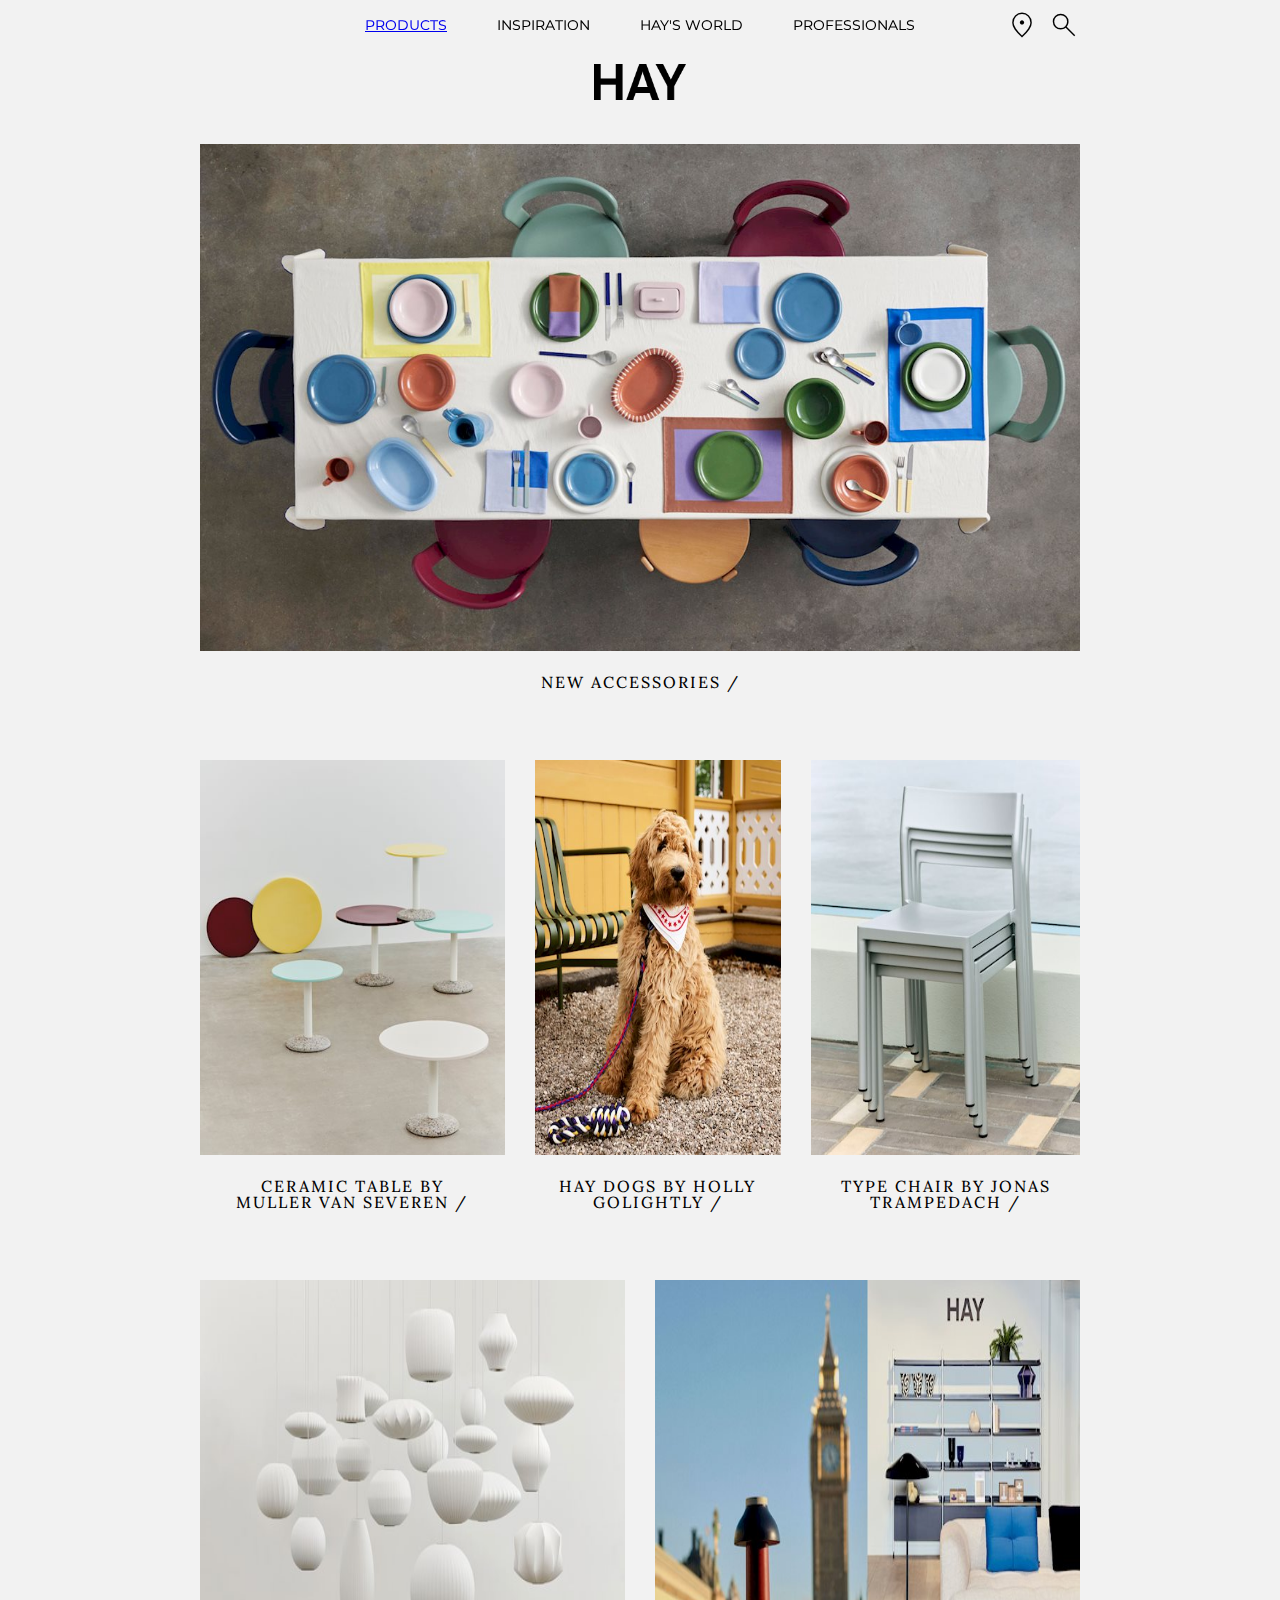
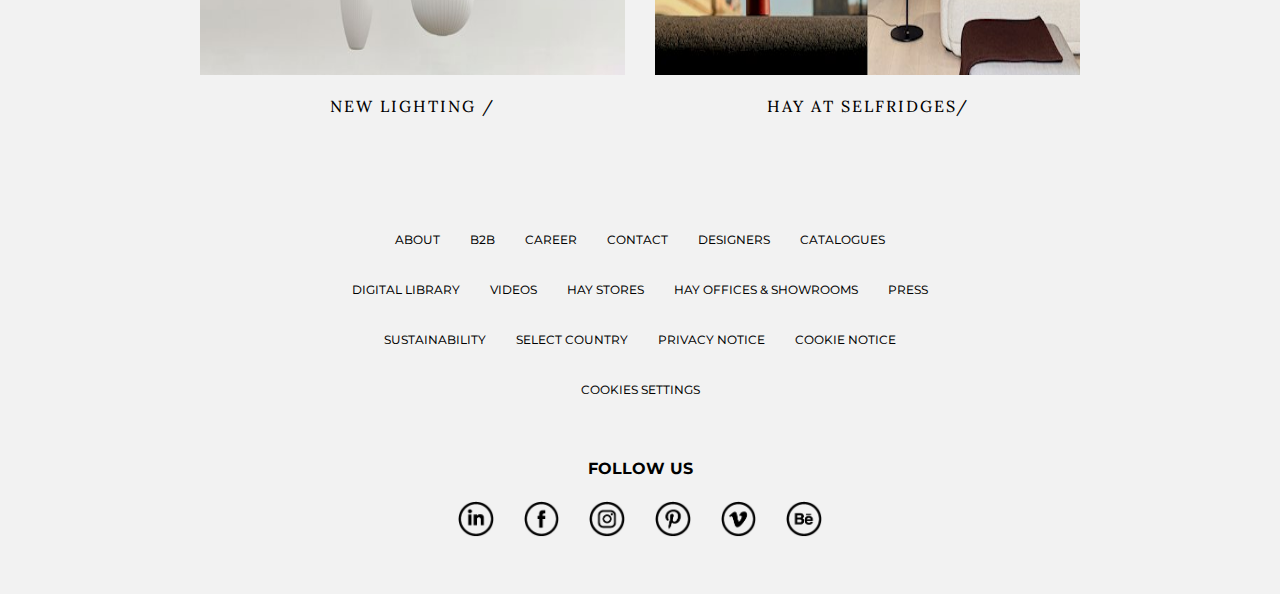
<file: index.html>
<!DOCTYPE html>

<html lang="es">

    <head>
        <meta charset="UTF-8">
        <meta name="viewport" content="width=device-width, initial-scale=1.0">

        <title>HAY.dk</title>

        <link rel="stylesheet" href="css/reset.css">
        <link rel="stylesheet" href="css/style.css">
        <link rel="stylesheet" href="css/index.css">

        <link rel="icon" type="image/x-icon" href="img/logo_hay.jpg">

        <!-- font-family: "Montserrat" -->
        <link rel="preconnect" href="https://fonts.googleapis.com">
        <link rel="preconnect" href="https://fonts.gstatic.com" crossorigin>
        <link href="https://fonts.googleapis.com/css2?family=Montserrat:ital,wght@0,100..900;1,100..900&display=swap" rel="stylesheet">

        <!-- font-family: "Lora" -->
        <link rel="preconnect" href="https://fonts.googleapis.com">
        <link rel="preconnect" href="https://fonts.gstatic.com" crossorigin>
        <link href="https://fonts.googleapis.com/css2?family=Lora:ital,wght@0,400..700;1,400..700&family=Montserrat:ital,wght@0,100..900;1,100..900&display=swap" rel="stylesheet">

        <!-- icons -->
        <link rel="stylesheet" href="https://fonts.googleapis.com/css2?family=Material+Symbols+Outlined:opsz,wght,FILL,GRAD@20..48,100..700,0..1,-50..200" />

    </head>

    <body>

        <!-- nav ordenador -->
        <nav class="nav">

            <!-- <img src="img/Logo.png"> -->
            <div class="navContainer">

                <ul>
                    <li><a class="navText" href="products.html">PRODUCTS</a></li>
                    <li><a class="navText">INSPIRATION</a></li>
                    <li><a class="navText">HAY'S WORLD</a></li>
                    <li><a class="navText">PROFESSIONALS</a></li>
                </ul>

                <div class="navIconContainer">
                    <span class="navIcon material-symbols-outlined" style="font-size: 32px;">        <!-- pinIcon -->
                        location_on
                    </span>
                    <span class="navIcon material-symbols-outlined" style="font-size: 32px;">        <!-- searchIcon -->
                        search
                    </span>
                </div>

            </div>

            <div class="logoContainer">
                <img src="img/logo_hay.png"/>
            </div>
            
        </nav>


        <!-- seccion inicial -->

        <div class="iniContainer">
            <a><img src="img/imgIni.jpg"/></a>
            <p class="pieFoto">NEW ACCESSORIES /</p>
        </div>


        <!-- seccion items -->

        <div class="itemsContainer">
            <div class="item">
                <a><img src="img/item1.jpg"/></a>
                <p class="pieFoto">CERAMIC TABLE BY MULLER VAN SEVEREN /</p>
            </div>
            <div class="item">
                <a><img src="img/item2.jpg"/></a>
                <p class="pieFoto">HAY DOGS BY HOLLY GOLIGHTLY /</p>
            </div>
            <div class="item">
                <a><img src="img/item3.jpg"/></a>
                <p class="pieFoto">TYPE CHAIR BY JONAS TRAMPEDACH /</p>
            </div>
        </div>


        <!-- seccion news -->

        <div class="newsContainer">
            <div class="news">
                <a><img src="img/news1.jpg"/></a>
                <p class="pieFoto">NEW LIGHTING /</p>
            </div>
            <div class="news">
                <a><img src="img/news2.jpg"/></a>
                <p class="pieFoto">HAY AT SELFRIDGES/</p>
            </div>
        </div>


        <!-- seccion paginas -->

        <div class="pagContainer">
            <ul class="lineaTipoA">
                <li><a class="pagText">ABOUT</a></li>
                <li><a class="pagText">B2B</a></li>
                <li><a class="pagText">CAREER</a></li>
                <li><a class="pagText">CONTACT</a></li>
                <li><a class="pagText">DESIGNERS</a></li>
                <li><a class="pagText">CATALOGUES</a></li>
            </ul>
            <ul>
                <li><a class="pagText">DIGITAL LIBRARY</a></li>
                <li><a class="pagText">VIDEOS</a></li>
                <li><a class="pagText">HAY STORES</a></li>
                <li><a class="pagText">HAY OFFICES & SHOWROOMS</a></li>
                <li><a class="pagText">PRESS</a></li>
            </ul>
            <ul>
                <li><a class="pagText">SUSTAINABILITY</a></li>
                <li><a class="pagText">SELECT COUNTRY</a></li>
                <li><a class="pagText">PRIVACY NOTICE</a></li>
                <li><a class="pagText">COOKIE NOTICE</a></li>
            </ul>
            <ul class="lineaTipoB">
                <li><a class="pagText">COOKIES SETTINGS</a></li>
            </ul>
            <ul class="followUs">
                <li><a class="pagText">FOLLOW US</a></li>
            </ul>
        </div>

        
        <!-- seccion redes -->

        <div class="mediaContainer">
            <img src="img/linkedin.png"/>
            <img src="img/facebook.png"/>
            <img src="img/instagram.png"/>
            <img src="img/pinterest.png"/>
            <img src="img/vimeo.png"/>
            <img src="img/behance.png"/>
        </div>

                    
    </body>

</html>
</file>
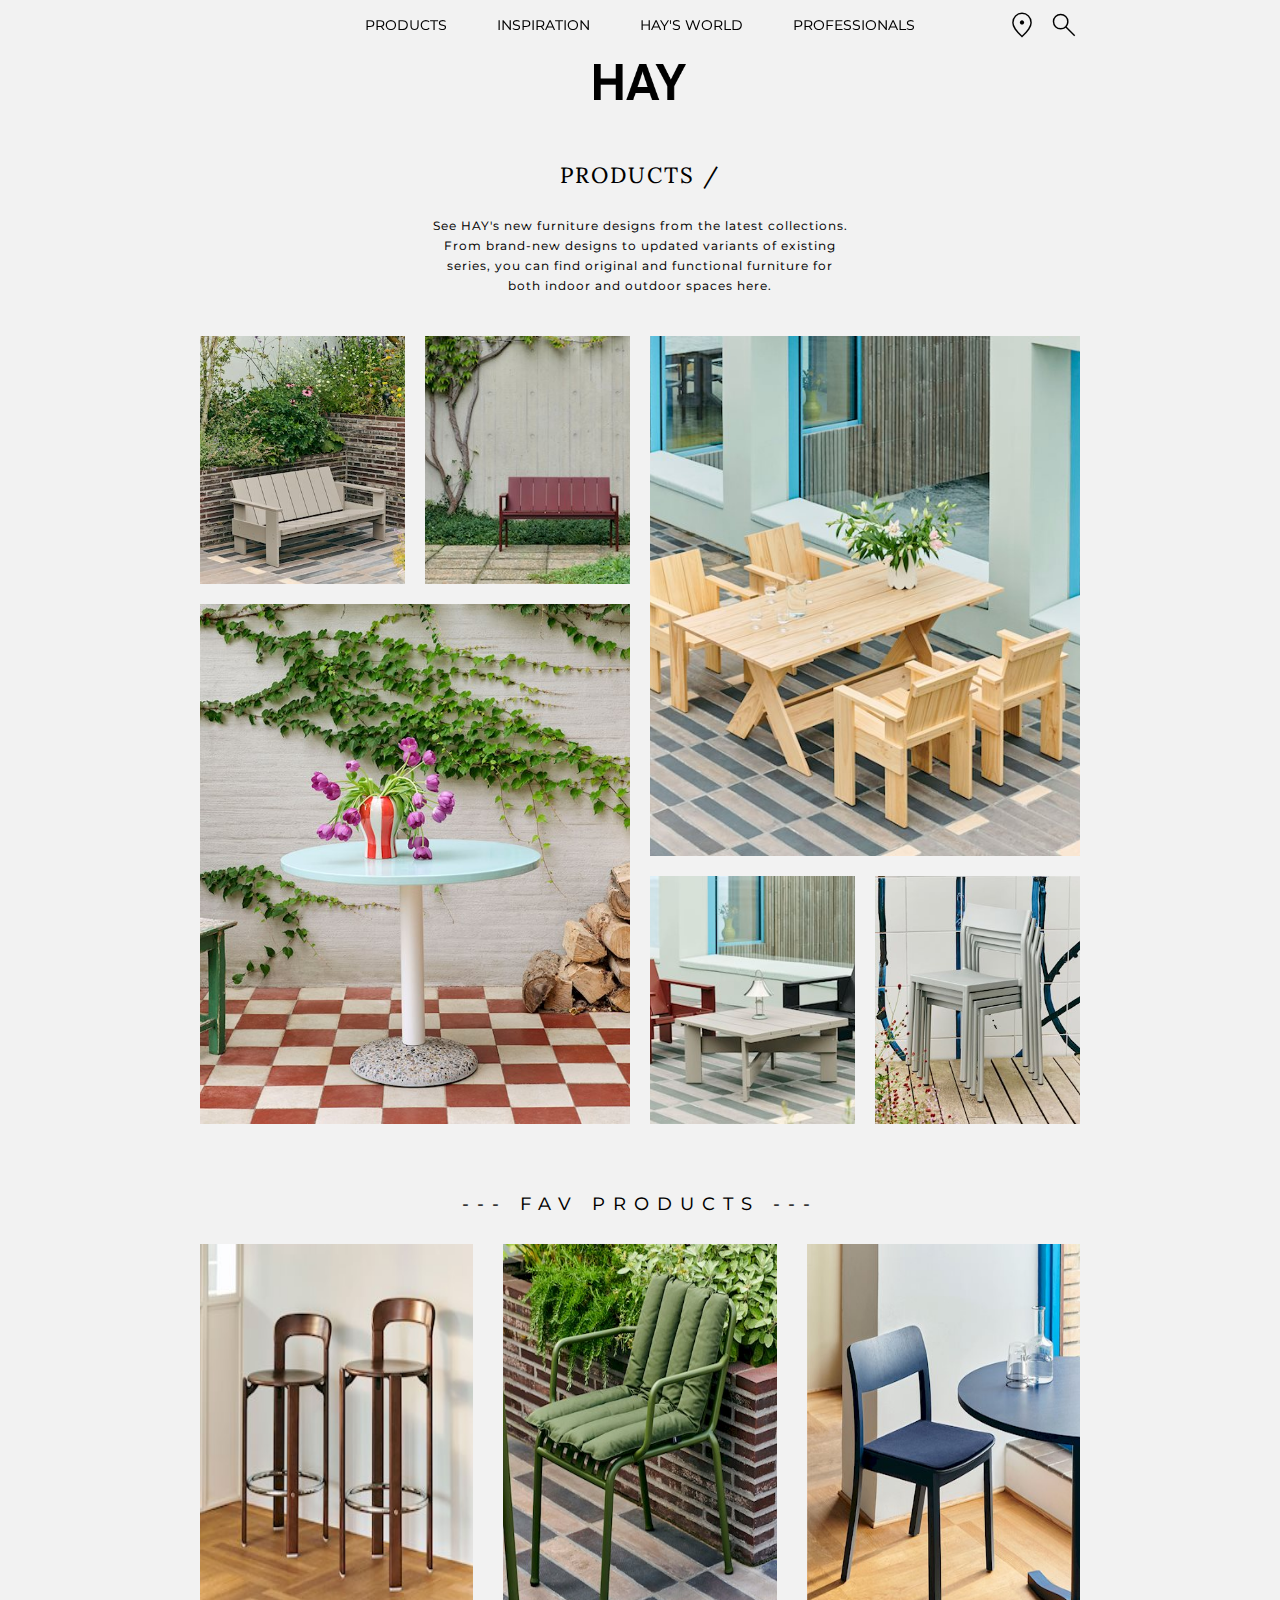
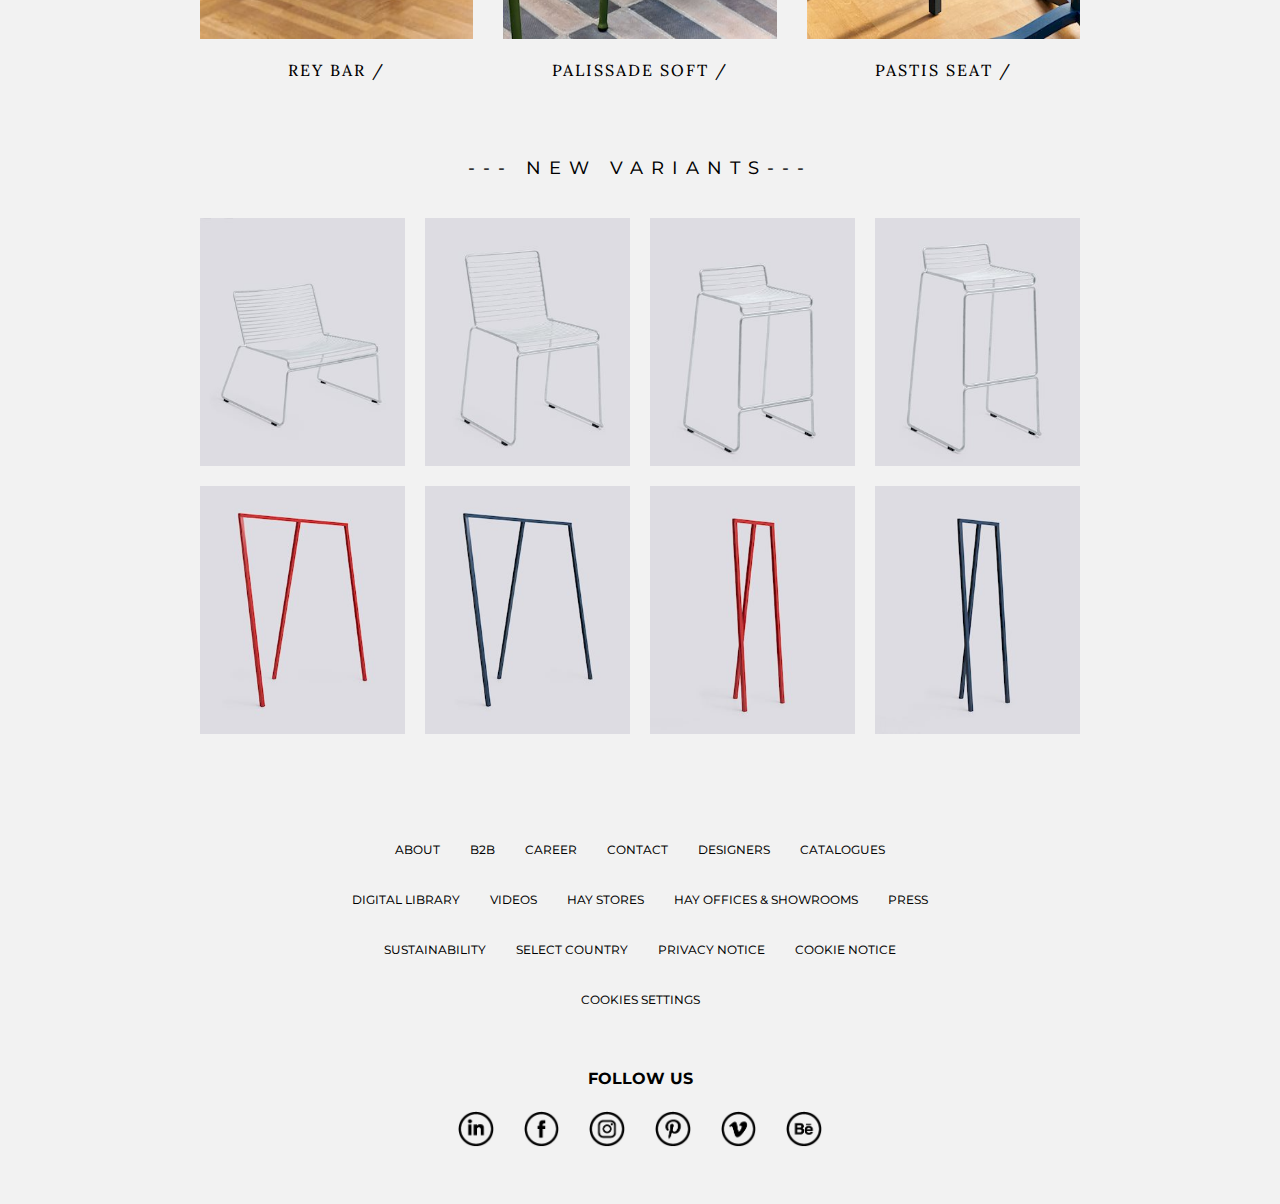
<file: products.html>
<!DOCTYPE html>

<html lang="es">

    <head>
        <meta charset="UTF-8">
        <meta name="viewport" content="width=device-width, initial-scale=1.0">

        <title>PRODUCTS</title>

        <link rel="stylesheet" href="css/reset.css">
        <link rel="stylesheet" href="css/style.css">
        <link rel="stylesheet" href="css/products.css">

        <link rel="icon" type="image/x-icon" href="img/logo_hay.jpg">

        <!-- font-family: "Montserrat" -->
        <link rel="preconnect" href="https://fonts.googleapis.com">
        <link rel="preconnect" href="https://fonts.gstatic.com" crossorigin>
        <link href="https://fonts.googleapis.com/css2?family=Montserrat:ital,wght@0,100..900;1,100..900&display=swap" rel="stylesheet">

        <!-- font-family: "Lora" -->
        <link rel="preconnect" href="https://fonts.googleapis.com">
        <link rel="preconnect" href="https://fonts.gstatic.com" crossorigin>
        <link href="https://fonts.googleapis.com/css2?family=Lora:ital,wght@0,400..700;1,400..700&family=Montserrat:ital,wght@0,100..900;1,100..900&display=swap" rel="stylesheet">

        <!-- icons -->
        <link rel="stylesheet" href="https://fonts.googleapis.com/css2?family=Material+Symbols+Outlined:opsz,wght,FILL,GRAD@20..48,100..700,0..1,-50..200" />

    </head>

    <body>

        <!-- nav ordenador -->
        <nav class="nav">

            <!-- <img src="img/Logo.png"> -->
            <div class="navContainer">

                <ul>
                    <li><a class="navText">PRODUCTS</a></li>
                    <li><a class="navText">INSPIRATION</a></li>
                    <li><a class="navText">HAY'S WORLD</a></li>
                    <li><a class="navText">PROFESSIONALS</a></li>
                </ul>

                <div class="navIconContainer">
                    <span class="navIcon material-symbols-outlined" style="font-size: 32px;">        <!-- pinIcon -->
                        location_on
                    </span>
                    <span class="navIcon material-symbols-outlined" style="font-size: 32px;">        <!-- searchIcon -->
                        search
                    </span>
                </div>

            </div>

            <div class="logoContainer">
                <img src="img/logo_hay.png"/>
            </div>
            
        </nav>


        <!-- texto new furniture -->

        <div class="newFurnitureText">
            <p class="titulo">PRODUCTS /</p>
            <P class="textoCorrido">See HAY's new furniture designs from the latest collections. From brand-new designs to updated variants of existing series, you can find original and functional furniture for both indoor and outdoor spaces here.</P>
        </div>


        <!-- galeria de productos -->

        <div class="productsGallery">
            <img class="img1 imgGallery" alt="producto1" src="img/img1.jpg">
            <img class="img2 imgGallery" alt="producto2" src="img/img2.jpg">
            <img class="img3 imgGallery" alt="producto3" src="img/img3.jpg">
            <img class="img4 imgGallery" alt="producto4" src="img/img4.jpg">
            <img class="img5 imgGallery" alt="producto5" src="img/img5.jpg">
            <img class="img6 imgGallery" alt="producto6" src="img/img6.jpg">
        </div>


        <!-- productos favoritos -->

        <p class="textoSeccion">--- FAV PRODUCTS ---</p>

        <div class="productsFav">
            <div class="favItem">
                <a><img src="img/fav1.jpg"/></a>
                <p class="pieFoto">REY BAR /</p>
            </div>
            <div class="favItem">
                <a><img src="img/fav2.jpg"/></a>
                <p class="pieFoto">PALISSADE SOFT /</p>
            </div>
            <div class="favItem">
                <a><img src="img/fav3.jpg"/></a>
                <p class="pieFoto">PASTIS SEAT /</p>
            </div>
        </div>


        <!-- nuevas variantes -->

        <p class="textoSeccion">--- NEW VARIANTS---</p>

        <div class="productsGallery">
            <img class="paddingLeft0 imgGallery" alt="variante1" src="img/var1.jpg">
            <img class="imgGallery" alt="variante2" src="img/var2.jpg">
            <img class="imgGallery" alt="variante3" src="img/var3.jpg">
            <img class="paddingRight0 imgGallery" alt="variante4" src="img/var4.jpg">
            <img class="paddingLeft0 imgGallery" alt="variante5" src="img/var5.jpg">
            <img class="imgGallery" alt="variante6" src="img/var6.jpg">
            <img class="imgGallery" alt="variante7" src="img/var7.jpg">
            <img class="paddingRight0 imgGallery" alt="variante8" src="img/var8.jpg">
        </div>


        <!-- seccion paginas -->

        <div class="pagContainer">
            <ul class="lineaTipoA">
                <li><a class="pagText">ABOUT</a></li>
                <li><a class="pagText">B2B</a></li>
                <li><a class="pagText">CAREER</a></li>
                <li><a class="pagText">CONTACT</a></li>
                <li><a class="pagText">DESIGNERS</a></li>
                <li><a class="pagText">CATALOGUES</a></li>
            </ul>
            <ul>
                <li><a class="pagText">DIGITAL LIBRARY</a></li>
                <li><a class="pagText">VIDEOS</a></li>
                <li><a class="pagText">HAY STORES</a></li>
                <li><a class="pagText">HAY OFFICES & SHOWROOMS</a></li>
                <li><a class="pagText">PRESS</a></li>
            </ul>
            <ul>
                <li><a class="pagText">SUSTAINABILITY</a></li>
                <li><a class="pagText">SELECT COUNTRY</a></li>
                <li><a class="pagText">PRIVACY NOTICE</a></li>
                <li><a class="pagText">COOKIE NOTICE</a></li>
            </ul>
            <ul class="lineaTipoB">
                <li><a class="pagText">COOKIES SETTINGS</a></li>
            </ul>
            <ul class="followUs">
                <li><a class="pagText">FOLLOW US</a></li>
            </ul>
        </div>

        
        <!-- seccion redes -->

        <div class="mediaContainer">
            <img src="img/linkedin.png"/>
            <img src="img/facebook.png"/>
            <img src="img/instagram.png"/>
            <img src="img/pinterest.png"/>
            <img src="img/vimeo.png"/>
            <img src="img/behance.png"/>
        </div>
                  
    </body>

</html>
</file>
<file: css/style.css>
/* CSS COMPARTIDO POR VARIAS PAGINAS */
/* ------------------------------------------------------------------------------------------------------------------------------------------ */


*{
    box-sizing: border-box;
}


:root{
    --gris0: #f2f2f2;
    --gris0transp: #f2f2f2e9;
}

.material-symbols-outlined {    /* presetIcons */
    font-variation-settings:
    'FILL' 0,
    'wght' 260,
    'GRAD' 0,
    'opsz' 40
}


/* estilos de texto */

.titulo{
    padding: 20px;
    font-family: "Lora", serif;
    letter-spacing: 2px;
    font-size: 22px;
    text-align: center;
}

.pieFoto{
    padding: 20px;
    font-family: "Lora", serif;
    letter-spacing: 2px;
    font-size: 16px;
    text-align: center;
}

.textoCorrido{
    padding: 10px;
    font-family: "Montserrat", serif;
    letter-spacing: 1px;
    font-size: 12px;
    text-align: center;
    line-height: 20px;
}

.textoSeccion{
    padding: 10px;
    font-family: "Montserrat", serif;
    letter-spacing: 8px;
    font-size: 18px;
    text-align: center;
    line-height: 20px;
    margin-top: 50px;
}


/* body */

body{
    background-color: var(--gris0);
    font-family: "Montserrat", sans-serif;
    font-weight: 450;
    margin: 0px 200px;
}


/* navbar */

.nav{
    position: sticky;            /* navbar fija */
    top: 0;
    left: 0;
    right: 0;

    background-color: var(--gris0transp);
}

.navContainer{
    position: relative;
}

.nav ul{
    display: flex;
    gap: 50px;                  /* distancia entre items */
    align-items: center;        /* alineacion vertical */
    justify-content: center;    /* alineacion horizontal */
    padding: 10px;

    height: 50px;
    width: 100%;
}

.navText{
    font-size: 14px;
}

.navIconContainer{
    position: absolute;
    right: 0;

    top: 50%;
    transform: translate(0, -50%);

    display: flex;
}

.navIcon{
    margin-left: 10px;
}

.logoContainer{
    display: flex;
    width: 100%;

    justify-content: center;
    align-items: center;

    padding: 14px 0;
}

.logoContainer img{
    height: 36px;
}


/* navbar: hover */

.navContainer ul li a{
    position: relative;
}

.navContainer ul li a:after{
    background: rgb(0, 0, 0);
    content: "";
    position: absolute;

    width: 100%;
    height: 2px;

    left: 50%;
    bottom: -5px;

    transform: scaleX(0) translate3d(-50%, 0, 0);
    transform-origin: 0 0;

    transition: transform .5s;
}

.navContainer ul li a:hover:after{
    transform: scaleX(1) translate3d(-50%, 0, 0); 
}


/* seccion paginas */

.pagContainer ul{
    display: flex;
    gap: 30px;                  /* distancia entre items */
    align-items: center;        /* alineacion vertical */
    justify-content: center;    /* alineacion horizontal */
    padding: 10px;

    height: 50px;
    width: 100%;
}

.pagText{
    font-size: 12px;
}

.lineaTipoA{
    margin-top: 80px;
}

.lineaTipoB{
    margin-bottom: 30px;
}


/* seccion redes */

.followUs a{
    font-weight: bold;
    font-size: 16px;
}

.mediaContainer{
    display: flex;
    gap: 30px;                  /* distancia entre items */
    align-items: center;        /* alineacion vertical */
    justify-content: center;    /* alineacion horizontal */
    padding: 10px;

    height: 50px;
    width: 100%;

    margin-bottom: 50px;
}

.mediaContainer img{
    height: 36px;
}
</file>
<file: css/index.css>
/* CSS ESPECIFICO DE LA PAGINA INDEX */
/* ------------------------------------------------------------------------------------------------------------------------------------------ */


/* contenido inicial */

.iniContainer{
    display: flex;
    flex-direction: column;

    align-items: center;
    justify-content: center;

    margin-top: 30px;
}

.iniContainer img{
    width: 100%;
}


/* contenido items */

.itemsContainer{
    display: flex;
    flex-direction: row;

    align-items: center;
    justify-content: center;

    gap: 30px;
    width: 100%;

    margin-top: 50px;
    margin-bottom: 50px;
}

.itemsContainer a{
    width: 100%;
}

.itemsContainer img{
    width: 100%;
    height: 395px;
}

.item{
    display: flex;
    flex-direction: column;

    align-items: center;
    justify-content: center;
}


/* contenido news */

.newsContainer{
    display: flex;
    flex-direction: row;

    align-items: center;
    justify-content: center;

    gap: 30px;
    width: 100%;
}

.newsContainer img{
    width: 100%;
    height: 395px;
}

.news{
    display: flex;
    flex-direction: column;

    align-items: center;
    justify-content: center;
}
</file>
<file: css/products.css>
/* CSS ESPECIFICO DE LA PAGINA PRODUCTS*/
/* ------------------------------------------------------------------------------------------------------------------------------------------ */


/* seccion texto New Furniture */
.newFurnitureText{
    display: flex;
    flex-direction: column;

    align-items: center;
    justify-content: center;

    margin-top: 30px;
}

.newFurnitureText p{
    width: 50%;
}


/* seccion galeria de productos */

.productsGallery{
    display: grid;
    grid-template-areas: 
    "img1 img2 img3 img3"
    "img4 img4 img3 img3"
    "img4 img4 img5 img6";

    margin-top: 20px;
}

.imgGallery{
    height: 100%;
    width: 100%;
    padding: 10px;
    object-fit: cover;
}

.img1{
    grid-area: img1;
    padding-left: 0;
}

.img2{
    grid-area: img2;
}
.img3{
    grid-area: img3;
    padding-right: 0;
}

.img4{
    grid-area: img4;
    padding-left: 0;
}

.img5{
    grid-area: img5;
}

.img6{
    grid-area: img6;
    padding-right: 0;
}


/* seccion productos fav */

.productsFav{
    display: flex;
    flex-direction: row;

    align-items: center;
    justify-content: center;

    gap: 30px;
    width: 100%;

    margin-top: 20px;
    margin-bottom: 50px;
}

.productsFav a{
    width: 100%;
}

.productsFav img{
    width: 100%;
    height: 395px;
}

.favItem{
    width: 33%;
    display: flex;
    flex-direction: column;

    align-items: center;
    justify-content: center;
}


/* seccion nuevas variantes */

.paddingLeft0{
    padding-left: 0;
}

.paddingRight0{
    padding-right: 0;
}
</file>
